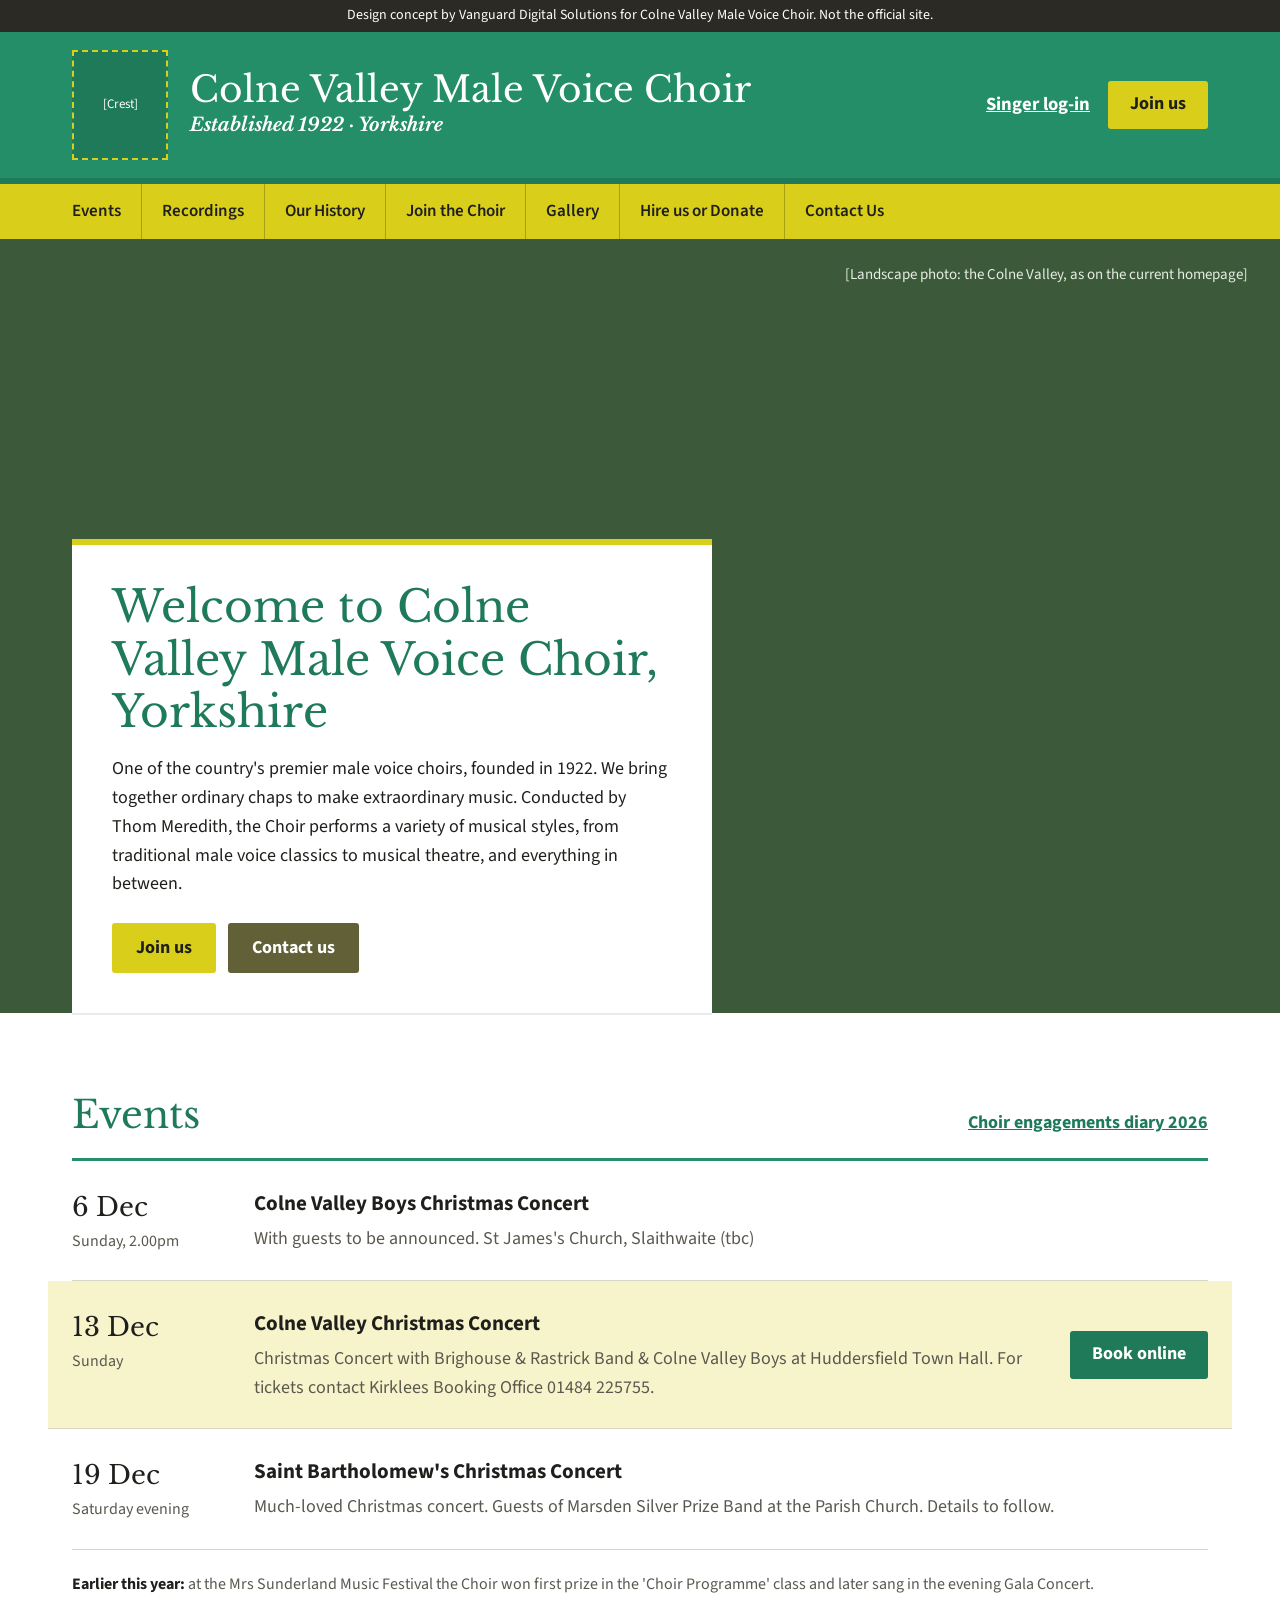
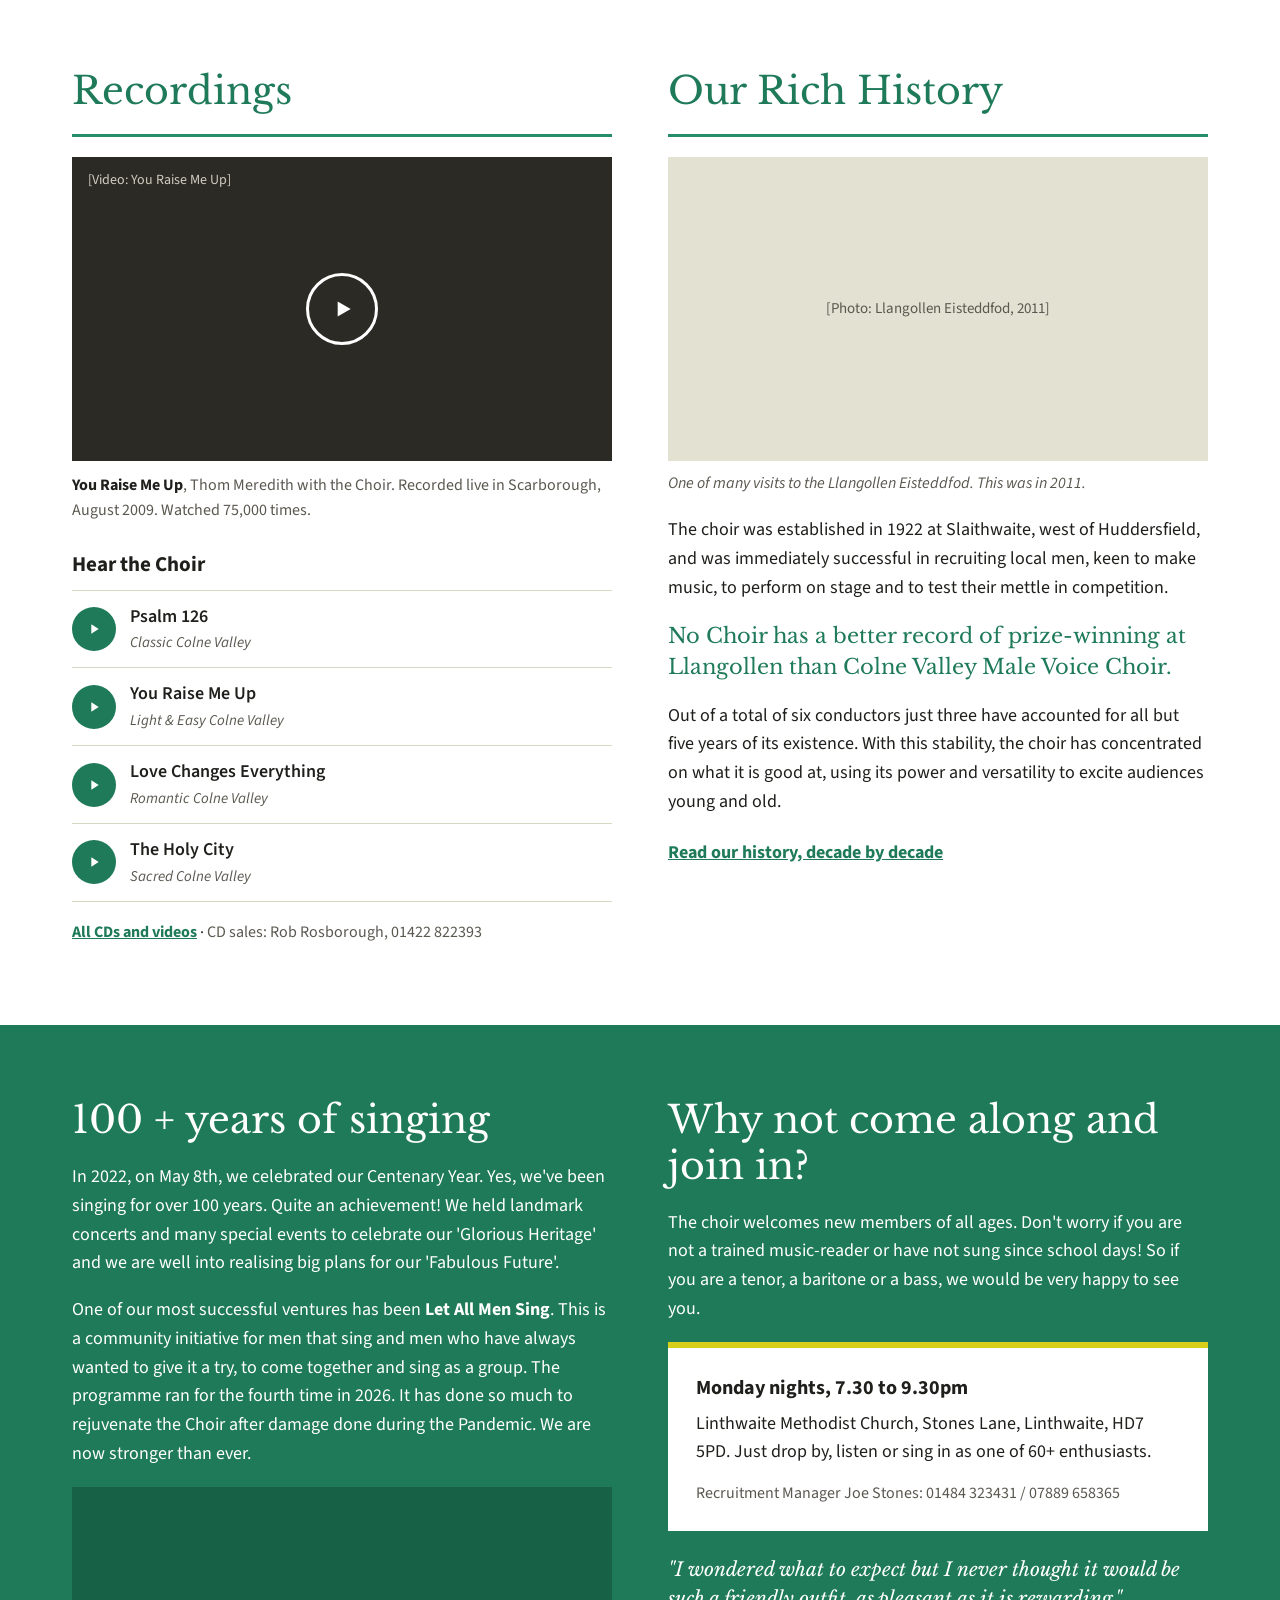
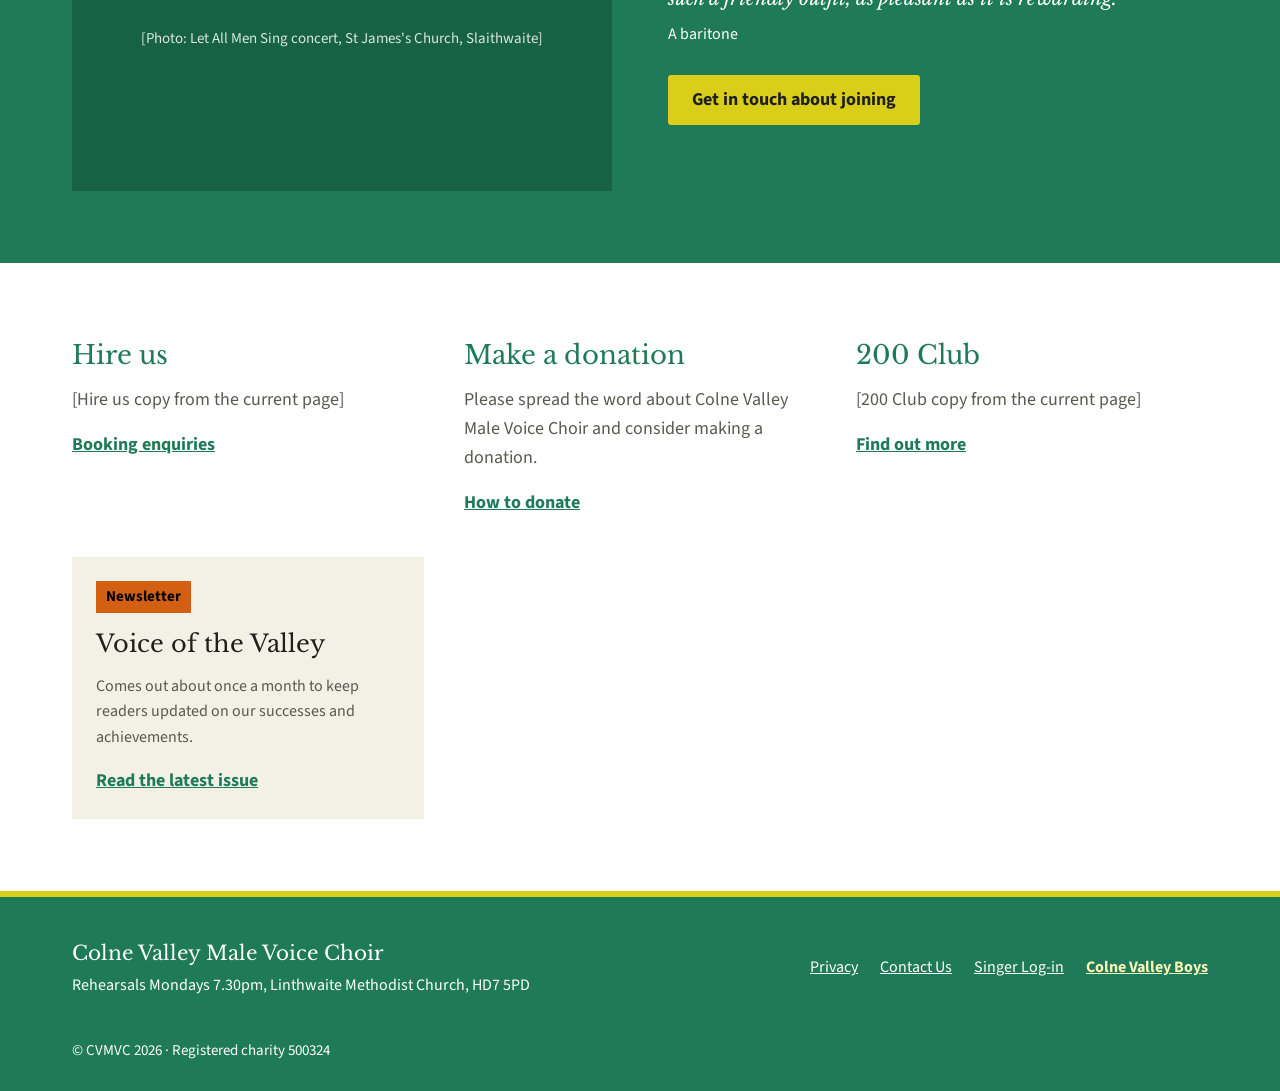
<file: index.html>
<!doctype html>
<html lang="en-GB">
<head>
<meta charset="utf-8">
<meta name="viewport" content="width=device-width, initial-scale=1">
<meta name="robots" content="noindex, nofollow">
<title>Colne Valley Male Voice Choir · Home</title>
<meta name="description" content="Design concept homepage for Colne Valley Male Voice Choir, Yorkshire. Not the official site.">
<link rel="preconnect" href="https://fonts.googleapis.com">
<link rel="preconnect" href="https://fonts.gstatic.com" crossorigin>
<link href="https://fonts.googleapis.com/css2?family=Libre+Baskerville:ital,wght@0,400;0,700;1,400;1,700&amp;family=Source+Sans+3:wght@400;600;700&amp;display=swap" rel="stylesheet">
<link rel="stylesheet" href="assets/styles.css">
<script>document.documentElement.classList.add('js');</script>
<script src="assets/site.js" defer></script>
</head>
<body>
<div class="concept-bar">Design concept by Vanguard Digital Solutions for Colne Valley Male Voice Choir. Not the official site.</div>
<a class="skip-link" href="#main-content">Skip to main content</a>

<header class="site-header on-green">
<div class="wrap header-inner">
<a class="brand" href="index.html">
<span class="crest" role="img" aria-label="Choir crest placeholder">[Crest]</span>
<span class="brand-text">
<span class="brand-name">Colne Valley Male Voice Choir</span>
<span class="brand-tag">Established 1922 · Yorkshire</span>
</span>
</a>
<div class="header-actions">
<a class="login" href="#">Singer log-in</a>
<a class="btn btn-yellow btn-sm" href="#join">Join us</a>
</div>
<button type="button" class="menu-toggle" id="menu-toggle" aria-expanded="false" aria-controls="site-nav">
<svg class="icon-open" aria-hidden="true" focusable="false" width="22" height="22" viewBox="0 0 24 24" fill="none" stroke="currentColor" stroke-width="2.4" stroke-linecap="round"><path d="M4 7h16M4 12h16M4 17h16"></path></svg>
<svg class="icon-close" aria-hidden="true" focusable="false" width="22" height="22" viewBox="0 0 24 24" fill="none" stroke="currentColor" stroke-width="2.4" stroke-linecap="round"><path d="M6 6l12 12M18 6L6 18"></path></svg>
<span>Menu</span>
</button>
</div>
</header>

<nav class="site-nav" id="site-nav" aria-label="Main">
<ul class="nav-list">
<li><a href="#events">Events</a></li>
<li><a href="recordings.html">Recordings</a></li>
<li><a href="#history">Our History</a></li>
<li><a href="#join">Join the Choir</a></li>
<li><a href="#">Gallery</a></li>
<li><a href="#support">Hire us or Donate</a></li>
<li><a href="#">Contact Us</a></li>
</ul>
</nav>

<main id="main-content">

<section class="hero">
<div class="hero-photo" role="img" aria-label="Photo placeholder: the Colne Valley hills">[Landscape photo: the Colne Valley, as on the current homepage]</div>
<div class="wrap hero-card-wrap">
<div class="hero-card">
<h1>Welcome to Colne Valley Male Voice Choir, Yorkshire</h1>
<p>One of the country's premier male voice choirs, founded in 1922. We bring together ordinary chaps to make extraordinary music. Conducted by Thom Meredith, the Choir performs a variety of musical styles, from traditional male voice classics to musical theatre, and everything in between.</p>
<div class="btn-row">
<a class="btn btn-yellow btn-lg" href="#join">Join us</a>
<a class="btn btn-brown btn-lg" href="#">Contact us</a>
</div>
</div>
</div>
</section>

<section id="events" class="wrap events" aria-labelledby="events-title">
<div class="events-head">
<h2 class="section-title" id="events-title">Events</h2>
<a class="link-strong" href="#">Choir engagements diary 2026</a>
</div>

<div class="event">
<div class="event-date"><p class="event-day">6 Dec</p><p class="event-when">Sunday, 2.00pm</p></div>
<div class="event-body"><h3>Colne Valley Boys Christmas Concert</h3><p>With guests to be announced. St James's Church, Slaithwaite (tbc)</p></div>
</div>

<div class="event event-hl">
<div class="event-date"><p class="event-day">13 Dec</p><p class="event-when">Sunday</p></div>
<div class="event-body"><h3>Colne Valley Christmas Concert</h3><p>Christmas Concert with Brighouse &amp; Rastrick Band &amp; Colne Valley Boys at Huddersfield Town Hall. For tickets contact Kirklees Booking Office 01484 225755.</p></div>
<div class="event-cta"><a class="btn btn-green btn-sm" href="#">Book online</a></div>
</div>

<div class="event">
<div class="event-date"><p class="event-day">19 Dec</p><p class="event-when">Saturday evening</p></div>
<div class="event-body"><h3>Saint Bartholomew's Christmas Concert</h3><p>Much-loved Christmas concert. Guests of Marsden Silver Prize Band at the Parish Church. Details to follow.</p></div>
</div>

<p class="note"><strong>Earlier this year:</strong> at the Mrs Sunderland Music Festival the Choir won first prize in the 'Choir Programme' class and later sang in the evening Gala Concert.</p>
</section>

<section class="wrap cols cols-main">

<div id="recordings">
<h2 class="col-title">Recordings</h2>
<div class="video-box">
<span class="video-label">[Video: You Raise Me Up]</span>
<button type="button" class="play-ring play-ring-lg" aria-label="Play video: You Raise Me Up"><svg aria-hidden="true" focusable="false" width="26" height="26" viewBox="0 0 24 24" fill="currentColor"><polygon points="8 5 20 12 8 19 8 5"></polygon></svg></button>
</div>
<p class="video-caption"><strong>You Raise Me Up</strong>, Thom Meredith with the Choir. Recorded live in Scarborough, August 2009. Watched 75,000 times.</p>
<h3 class="hear-title" id="hear-title">Hear the Choir</h3>
<ul class="samples" aria-labelledby="hear-title">
<li class="sample">
<button type="button" class="sample-btn" data-title="Psalm 126" aria-label="Play sample: Psalm 126" data-playing="false"><svg class="icon-play" aria-hidden="true" focusable="false" width="16" height="16" viewBox="0 0 24 24" fill="currentColor"><polygon points="8 5 19 12 8 19 8 5"></polygon></svg><svg class="icon-pause" aria-hidden="true" focusable="false" width="16" height="16" viewBox="0 0 24 24" fill="currentColor"><rect x="6" y="5" width="4" height="14"></rect><rect x="14" y="5" width="4" height="14"></rect></svg></button>
<div class="sample-text">
<p class="sample-title">Psalm 126</p>
<p class="sample-album">Classic Colne Valley</p>
<div class="progress" hidden><div class="progress-bar"></div></div>
</div>
</li>
<li class="sample">
<button type="button" class="sample-btn" data-title="You Raise Me Up" aria-label="Play sample: You Raise Me Up" data-playing="false"><svg class="icon-play" aria-hidden="true" focusable="false" width="16" height="16" viewBox="0 0 24 24" fill="currentColor"><polygon points="8 5 19 12 8 19 8 5"></polygon></svg><svg class="icon-pause" aria-hidden="true" focusable="false" width="16" height="16" viewBox="0 0 24 24" fill="currentColor"><rect x="6" y="5" width="4" height="14"></rect><rect x="14" y="5" width="4" height="14"></rect></svg></button>
<div class="sample-text">
<p class="sample-title">You Raise Me Up</p>
<p class="sample-album">Light &amp; Easy Colne Valley</p>
<div class="progress" hidden><div class="progress-bar"></div></div>
</div>
</li>
<li class="sample">
<button type="button" class="sample-btn" data-title="Love Changes Everything" aria-label="Play sample: Love Changes Everything" data-playing="false"><svg class="icon-play" aria-hidden="true" focusable="false" width="16" height="16" viewBox="0 0 24 24" fill="currentColor"><polygon points="8 5 19 12 8 19 8 5"></polygon></svg><svg class="icon-pause" aria-hidden="true" focusable="false" width="16" height="16" viewBox="0 0 24 24" fill="currentColor"><rect x="6" y="5" width="4" height="14"></rect><rect x="14" y="5" width="4" height="14"></rect></svg></button>
<div class="sample-text">
<p class="sample-title">Love Changes Everything</p>
<p class="sample-album">Romantic Colne Valley</p>
<div class="progress" hidden><div class="progress-bar"></div></div>
</div>
</li>
<li class="sample">
<button type="button" class="sample-btn" data-title="The Holy City" aria-label="Play sample: The Holy City" data-playing="false"><svg class="icon-play" aria-hidden="true" focusable="false" width="16" height="16" viewBox="0 0 24 24" fill="currentColor"><polygon points="8 5 19 12 8 19 8 5"></polygon></svg><svg class="icon-pause" aria-hidden="true" focusable="false" width="16" height="16" viewBox="0 0 24 24" fill="currentColor"><rect x="6" y="5" width="4" height="14"></rect><rect x="14" y="5" width="4" height="14"></rect></svg></button>
<div class="sample-text">
<p class="sample-title">The Holy City</p>
<p class="sample-album">Sacred Colne Valley</p>
<div class="progress" hidden><div class="progress-bar"></div></div>
</div>
</li>
</ul>
<p class="more-links"><a class="link-strong" href="recordings.html">All CDs and videos</a> · <span>CD sales: Rob Rosborough, 01422 822393</span></p>
</div>

<div id="history" class="history">
<h2 class="col-title">Our Rich History</h2>
<figure>
<div class="ph-photo" role="img" aria-label="Archive photo placeholder: the choir at Llangollen in 2011">[Photo: Llangollen Eisteddfod, 2011]</div>
<figcaption>One of many visits to the Llangollen Eisteddfod. This was in 2011.</figcaption>
</figure>
<p>The choir was established in 1922 at Slaithwaite, west of Huddersfield, and was immediately successful in recruiting local men, keen to make music, to perform on stage and to test their mettle in competition.</p>
<p class="pullquote">No Choir has a better record of prize-winning at Llangollen than Colne Valley Male Voice Choir.</p>
<p class="last">Out of a total of six conductors just three have accounted for all but five years of its existence. With this stability, the choir has concentrated on what it is good at, using its power and versatility to excite audiences young and old.</p>
<a class="link-strong" href="#">Read our history, decade by decade</a>
</div>

</section>

<section id="join" class="join">
<div class="wrap cols join-inner">
<div>
<h2>100 + years of singing</h2>
<p>In 2022, on May 8th, we celebrated our Centenary Year. Yes, we've been singing for over 100 years. Quite an achievement! We held landmark concerts and many special events to celebrate our 'Glorious Heritage' and we are well into realising big plans for our 'Fabulous Future'.</p>
<p>One of our most successful ventures has been <strong>Let All Men Sing</strong>. This is a community initiative for men that sing and men who have always wanted to give it a try, to come together and sing as a group. The programme ran for the fourth time in 2026. It has done so much to rejuvenate the Choir after damage done during the Pandemic. We are now stronger than ever.</p>
<div class="ph-photo-dark" role="img" aria-label="Photo placeholder: Let All Men Sing celebratory concert">[Photo: Let All Men Sing concert, St James's Church, Slaithwaite]</div>
</div>
<div>
<h2>Why not come along and join in?</h2>
<p>The choir welcomes new members of all ages. Don't worry if you are not a trained music-reader or have not sung since school days! So if you are a tenor, a baritone or a bass, we would be very happy to see you.</p>
<div class="session">
<p class="session-when">Monday nights, 7.30 to 9.30pm</p>
<p>Linthwaite Methodist Church, Stones Lane, Linthwaite, HD7 5PD. Just drop by, listen or sing in as one of 60+ enthusiasts.</p>
<p class="session-contact">Recruitment Manager Joe Stones: 01484 323431 / 07889 658365</p>
</div>
<blockquote>"I wondered what to expect but I never thought it would be such a friendly outfit, as pleasant as it is rewarding."</blockquote>
<p class="attrib">A baritone</p>
<a class="btn btn-yellow btn-lg" href="#">Get in touch about joining</a>
</div>
</div>
</section>

<section id="support" class="wrap support">
<div class="support-grid">
<div>
<h3>Hire us</h3>
<p>[Hire us copy from the current page]</p>
<a class="link-strong" href="#">Booking enquiries</a>
</div>
<div>
<h3>Make a donation</h3>
<p>Please spread the word about Colne Valley Male Voice Choir and consider making a donation.</p>
<a class="link-strong" href="#">How to donate</a>
</div>
<div>
<h3>200 Club</h3>
<p>[200 Club copy from the current page]</p>
<a class="link-strong" href="#">Find out more</a>
</div>
<div class="news">
<span class="tag">Newsletter</span>
<h3>Voice of the Valley</h3>
<p>Comes out about once a month to keep readers updated on our successes and achievements.</p>
<a class="link-strong" href="#">Read the latest issue</a>
</div>
</div>
</section>

</main>

<footer class="site-footer on-green">
<div class="wrap footer-row">
<div>
<p class="footer-name">Colne Valley Male Voice Choir</p>
<p>Rehearsals Mondays 7.30pm, Linthwaite Methodist Church, HD7 5PD</p>
</div>
<ul class="footer-links">
<li><a href="#">Privacy</a></li>
<li><a href="#">Contact Us</a></li>
<li><a href="#">Singer Log-in</a></li>
<li><a class="boys" href="#">Colne Valley Boys</a></li>
</ul>
</div>
<div class="wrap footer-legal">© CVMVC 2026 · Registered charity 500324</div>
</footer>

</body>
</html>
</file>
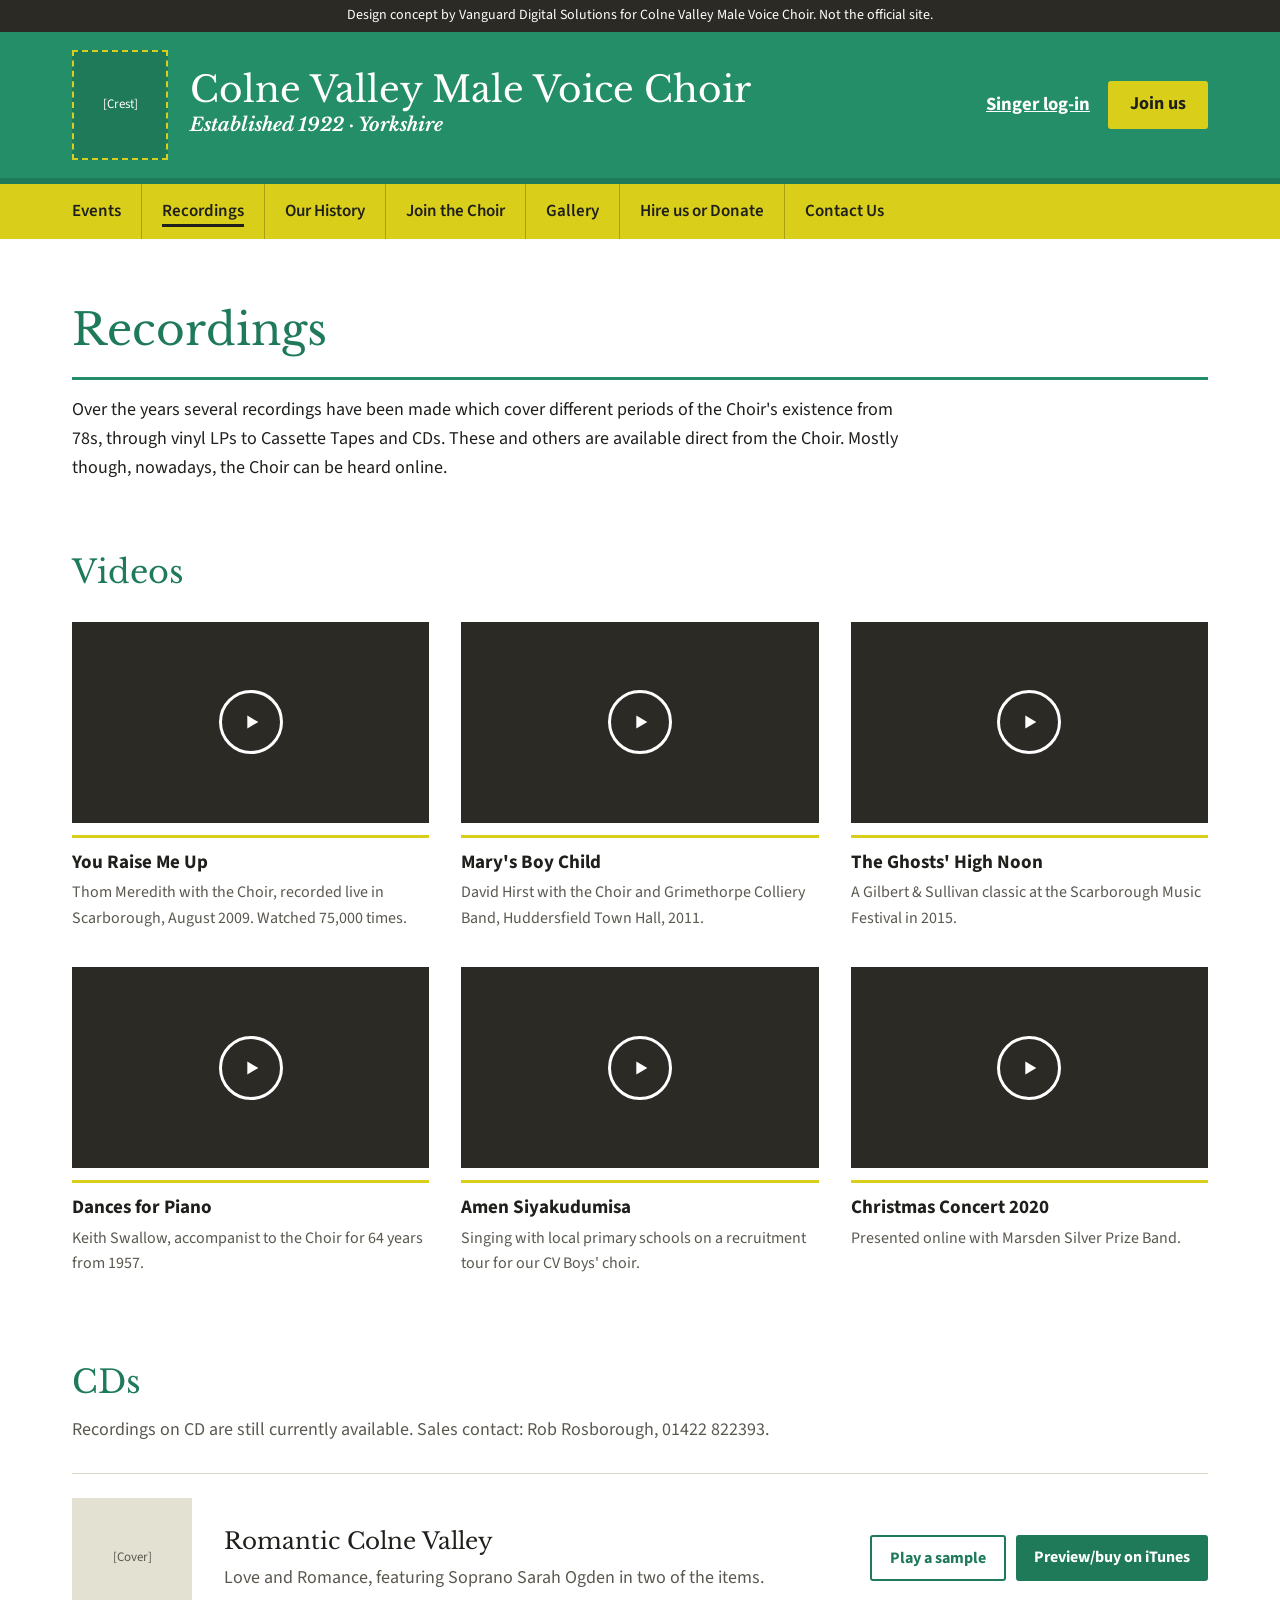
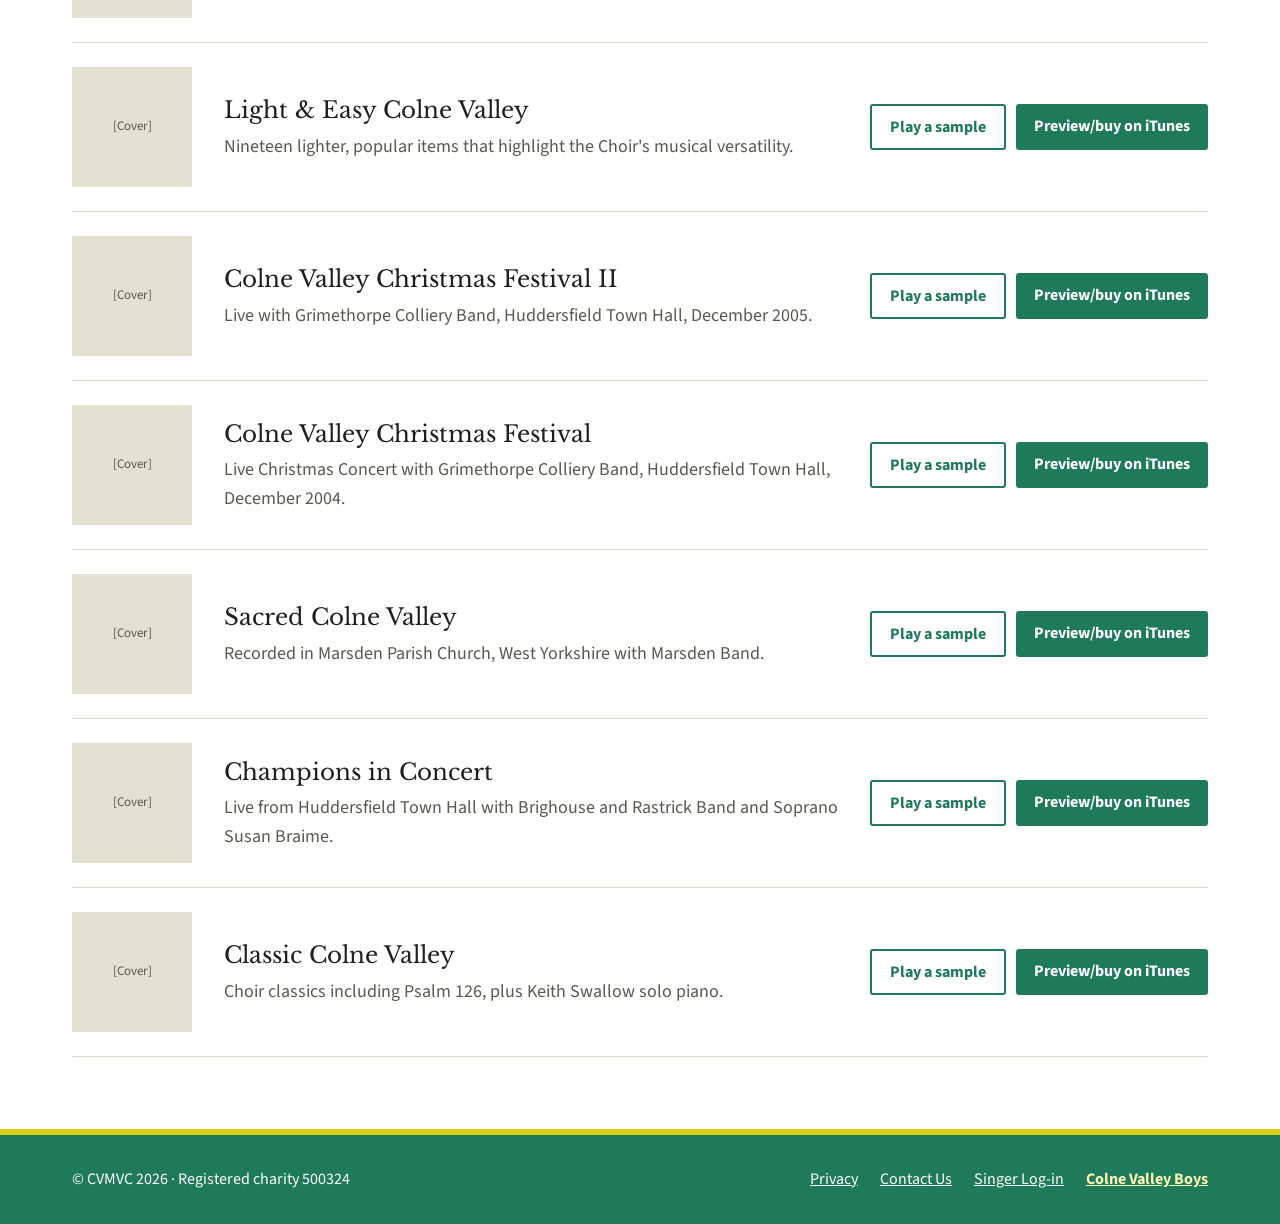
<file: recordings.html>
<!doctype html>
<html lang="en-GB">
<head>
<meta charset="utf-8">
<meta name="viewport" content="width=device-width, initial-scale=1">
<meta name="robots" content="noindex, nofollow">
<title>Recordings · Colne Valley Male Voice Choir</title>
<meta name="description" content="Design concept Recordings page for Colne Valley Male Voice Choir: videos and CDs. Not the official site.">
<link rel="preconnect" href="https://fonts.googleapis.com">
<link rel="preconnect" href="https://fonts.gstatic.com" crossorigin>
<link href="https://fonts.googleapis.com/css2?family=Libre+Baskerville:ital,wght@0,400;0,700;1,400;1,700&amp;family=Source+Sans+3:wght@400;600;700&amp;display=swap" rel="stylesheet">
<link rel="stylesheet" href="assets/styles.css">
<script>document.documentElement.classList.add('js');</script>
<script src="assets/site.js" defer></script>
</head>
<body>
<div class="concept-bar">Design concept by Vanguard Digital Solutions for Colne Valley Male Voice Choir. Not the official site.</div>
<a class="skip-link" href="#main-content">Skip to main content</a>

<header class="site-header on-green">
<div class="wrap header-inner">
<a class="brand" href="index.html">
<span class="crest" role="img" aria-label="Choir crest placeholder">[Crest]</span>
<span class="brand-text">
<span class="brand-name">Colne Valley Male Voice Choir</span>
<span class="brand-tag">Established 1922 · Yorkshire</span>
</span>
</a>
<div class="header-actions">
<a class="login" href="#">Singer log-in</a>
<a class="btn btn-yellow btn-sm" href="index.html#join">Join us</a>
</div>
<button type="button" class="menu-toggle" id="menu-toggle" aria-expanded="false" aria-controls="site-nav">
<svg class="icon-open" aria-hidden="true" focusable="false" width="22" height="22" viewBox="0 0 24 24" fill="none" stroke="currentColor" stroke-width="2.4" stroke-linecap="round"><path d="M4 7h16M4 12h16M4 17h16"></path></svg>
<svg class="icon-close" aria-hidden="true" focusable="false" width="22" height="22" viewBox="0 0 24 24" fill="none" stroke="currentColor" stroke-width="2.4" stroke-linecap="round"><path d="M6 6l12 12M18 6L6 18"></path></svg>
<span>Menu</span>
</button>
</div>
</header>

<nav class="site-nav" id="site-nav" aria-label="Main">
<ul class="nav-list">
<li><a href="index.html#events">Events</a></li>
<li><a href="recordings.html" aria-current="page">Recordings</a></li>
<li><a href="index.html#history">Our History</a></li>
<li><a href="index.html#join">Join the Choir</a></li>
<li><a href="#">Gallery</a></li>
<li><a href="index.html#support">Hire us or Donate</a></li>
<li><a href="#">Contact Us</a></li>
</ul>
</nav>

<main id="main-content">

<section class="wrap rec-intro">
<h1 class="page-title">Recordings</h1>
<p>Over the years several recordings have been made which cover different periods of the Choir's existence from 78s, through vinyl LPs to Cassette Tapes and CDs. These and others are available direct from the Choir. Mostly though, nowadays, the Choir can be heard online.</p>
</section>

<section class="wrap videos" aria-labelledby="videos-title">
<h2 class="subhead" id="videos-title">Videos</h2>
<div class="video-grid">
<figure>
<div class="video-box"><button type="button" class="play-ring" aria-label="Play video: You Raise Me Up"><svg aria-hidden="true" focusable="false" width="22" height="22" viewBox="0 0 24 24" fill="currentColor"><polygon points="8 5 20 12 8 19 8 5"></polygon></svg></button></div>
<figcaption><p class="v-title">You Raise Me Up</p><p class="v-note">Thom Meredith with the Choir, recorded live in Scarborough, August 2009. Watched 75,000 times.</p></figcaption>
</figure>
<figure>
<div class="video-box"><button type="button" class="play-ring" aria-label="Play video: Mary's Boy Child"><svg aria-hidden="true" focusable="false" width="22" height="22" viewBox="0 0 24 24" fill="currentColor"><polygon points="8 5 20 12 8 19 8 5"></polygon></svg></button></div>
<figcaption><p class="v-title">Mary's Boy Child</p><p class="v-note">David Hirst with the Choir and Grimethorpe Colliery Band, Huddersfield Town Hall, 2011.</p></figcaption>
</figure>
<figure>
<div class="video-box"><button type="button" class="play-ring" aria-label="Play video: The Ghosts' High Noon"><svg aria-hidden="true" focusable="false" width="22" height="22" viewBox="0 0 24 24" fill="currentColor"><polygon points="8 5 20 12 8 19 8 5"></polygon></svg></button></div>
<figcaption><p class="v-title">The Ghosts' High Noon</p><p class="v-note">A Gilbert &amp; Sullivan classic at the Scarborough Music Festival in 2015.</p></figcaption>
</figure>
<figure>
<div class="video-box"><button type="button" class="play-ring" aria-label="Play video: Dances for Piano"><svg aria-hidden="true" focusable="false" width="22" height="22" viewBox="0 0 24 24" fill="currentColor"><polygon points="8 5 20 12 8 19 8 5"></polygon></svg></button></div>
<figcaption><p class="v-title">Dances for Piano</p><p class="v-note">Keith Swallow, accompanist to the Choir for 64 years from 1957.</p></figcaption>
</figure>
<figure>
<div class="video-box"><button type="button" class="play-ring" aria-label="Play video: Amen Siyakudumisa"><svg aria-hidden="true" focusable="false" width="22" height="22" viewBox="0 0 24 24" fill="currentColor"><polygon points="8 5 20 12 8 19 8 5"></polygon></svg></button></div>
<figcaption><p class="v-title">Amen Siyakudumisa</p><p class="v-note">Singing with local primary schools on a recruitment tour for our CV Boys' choir.</p></figcaption>
</figure>
<figure>
<div class="video-box"><button type="button" class="play-ring" aria-label="Play video: Christmas Concert 2020"><svg aria-hidden="true" focusable="false" width="22" height="22" viewBox="0 0 24 24" fill="currentColor"><polygon points="8 5 20 12 8 19 8 5"></polygon></svg></button></div>
<figcaption><p class="v-title">Christmas Concert 2020</p><p class="v-note">Presented online with Marsden Silver Prize Band.</p></figcaption>
</figure>
</div>
</section>

<section class="wrap cds" aria-labelledby="cds-title">
<h2 class="subhead" id="cds-title">CDs</h2>
<p class="cds-intro">Recordings on CD are still currently available. Sales contact: Rob Rosborough, 01422 822393.</p>
<ul class="cd-list">
<li class="cd">
<div class="cover" role="img" aria-label="CD cover placeholder: Romantic Colne Valley">[Cover]</div>
<div class="cd-body">
<h3>Romantic Colne Valley</h3>
<p>Love and Romance, featuring Soprano Sarah Ogden in two of the items.</p>
</div>
<div class="cd-actions">
<button type="button" class="btn btn-outline" aria-label="Play sample: Romantic Colne Valley">Play a sample</button>
<a class="btn btn-green btn-cd" href="#">Preview/buy on iTunes</a>
</div>
</li>
<li class="cd">
<div class="cover" role="img" aria-label="CD cover placeholder: Light &amp; Easy Colne Valley">[Cover]</div>
<div class="cd-body">
<h3>Light &amp; Easy Colne Valley</h3>
<p>Nineteen lighter, popular items that highlight the Choir's musical versatility.</p>
</div>
<div class="cd-actions">
<button type="button" class="btn btn-outline" aria-label="Play sample: Light &amp; Easy Colne Valley">Play a sample</button>
<a class="btn btn-green btn-cd" href="#">Preview/buy on iTunes</a>
</div>
</li>
<li class="cd">
<div class="cover" role="img" aria-label="CD cover placeholder: Colne Valley Christmas Festival II">[Cover]</div>
<div class="cd-body">
<h3>Colne Valley Christmas Festival II</h3>
<p>Live with Grimethorpe Colliery Band, Huddersfield Town Hall, December 2005.</p>
</div>
<div class="cd-actions">
<button type="button" class="btn btn-outline" aria-label="Play sample: Colne Valley Christmas Festival II">Play a sample</button>
<a class="btn btn-green btn-cd" href="#">Preview/buy on iTunes</a>
</div>
</li>
<li class="cd">
<div class="cover" role="img" aria-label="CD cover placeholder: Colne Valley Christmas Festival">[Cover]</div>
<div class="cd-body">
<h3>Colne Valley Christmas Festival</h3>
<p>Live Christmas Concert with Grimethorpe Colliery Band, Huddersfield Town Hall, December 2004.</p>
</div>
<div class="cd-actions">
<button type="button" class="btn btn-outline" aria-label="Play sample: Colne Valley Christmas Festival">Play a sample</button>
<a class="btn btn-green btn-cd" href="#">Preview/buy on iTunes</a>
</div>
</li>
<li class="cd">
<div class="cover" role="img" aria-label="CD cover placeholder: Sacred Colne Valley">[Cover]</div>
<div class="cd-body">
<h3>Sacred Colne Valley</h3>
<p>Recorded in Marsden Parish Church, West Yorkshire with Marsden Band.</p>
</div>
<div class="cd-actions">
<button type="button" class="btn btn-outline" aria-label="Play sample: Sacred Colne Valley">Play a sample</button>
<a class="btn btn-green btn-cd" href="#">Preview/buy on iTunes</a>
</div>
</li>
<li class="cd">
<div class="cover" role="img" aria-label="CD cover placeholder: Champions in Concert">[Cover]</div>
<div class="cd-body">
<h3>Champions in Concert</h3>
<p>Live from Huddersfield Town Hall with Brighouse and Rastrick Band and Soprano Susan Braime.</p>
</div>
<div class="cd-actions">
<button type="button" class="btn btn-outline" aria-label="Play sample: Champions in Concert">Play a sample</button>
<a class="btn btn-green btn-cd" href="#">Preview/buy on iTunes</a>
</div>
</li>
<li class="cd">
<div class="cover" role="img" aria-label="CD cover placeholder: Classic Colne Valley">[Cover]</div>
<div class="cd-body">
<h3>Classic Colne Valley</h3>
<p>Choir classics including Psalm 126, plus Keith Swallow solo piano.</p>
</div>
<div class="cd-actions">
<button type="button" class="btn btn-outline" aria-label="Play sample: Classic Colne Valley">Play a sample</button>
<a class="btn btn-green btn-cd" href="#">Preview/buy on iTunes</a>
</div>
</li>
</ul>
</section>

</main>

<footer class="site-footer on-green">
<div class="wrap footer-row footer-simple">
<span>© CVMVC 2026 · Registered charity 500324</span>
<ul class="footer-links">
<li><a href="#">Privacy</a></li>
<li><a href="#">Contact Us</a></li>
<li><a href="#">Singer Log-in</a></li>
<li><a class="boys" href="#">Colne Valley Boys</a></li>
</ul>
</div>
</footer>
</body>
</html>
</file>
<file: assets/styles.css>
/* Colne Valley MVC website concept. Plain CSS, no build step. */
:root{
  --green:#248E68;--green-dark:#1E7A59;--green-deeper:#176147;
  --yellow:#D9CE1A;--yellow-rule:#A99F12;--yellow-pale:#FAF5B5;
  --brown:#626037;--orange:#D35F12;--hl:#F7F4CC;--panel:#F3F1E6;
  --video:#2B2A24;--hero:#3C5A3A;--ph:#E3E1D2;
  --text:#1F1F1C;--muted:#5A584F;--rule:#D8D6C4;
  --serif:'Libre Baskerville',Georgia,serif;
  --sans:'Source Sans 3',Arial,sans-serif;
  --gut:32px;--hl-pad:24px;--focus:#1F1F1C;
}
*,*::before,*::after{box-sizing:border-box}
html{-webkit-text-size-adjust:100%}
body{margin:0;background:#fff;color:var(--text);font-family:var(--sans);font-size:18px;line-height:1.6}
a{color:var(--green-dark)}
a:hover{color:#145A41}
img,svg{max-width:100%}
p{margin:0}
:focus-visible{outline:3px solid var(--focus);outline-offset:3px}
.on-green{--focus:#FFFFFF}
.on-green :focus-visible,.on-green:focus-visible{outline-color:#fff}
.site-footer,.join{--focus:var(--yellow)}
.site-footer :focus-visible,.join :focus-visible{outline-color:var(--yellow)}
.btn-yellow:focus-visible,.btn-brown:focus-visible{outline-offset:3px}

.sr-only{position:absolute;width:1px;height:1px;margin:-1px;padding:0;overflow:hidden;clip:rect(0,0,0,0);white-space:nowrap;border:0}
.skip-link{position:absolute;left:8px;top:-100px;z-index:100;background:#fff;color:var(--text);padding:10px 16px;font-weight:700;border-radius:3px;border:2px solid var(--text)}
.skip-link:focus{top:8px;color:var(--text)}

.concept-bar{background:var(--video);color:#fff;font-size:14px;line-height:1.4;text-align:center;padding:6px 16px}

.wrap{max-width:1200px;margin:0 auto;padding-left:var(--gut);padding-right:var(--gut)}

/* Buttons */
.btn{display:inline-flex;align-items:center;justify-content:center;border-radius:3px;font-weight:700;text-decoration:none;font-family:inherit;font-size:inherit;border:0;cursor:pointer}
.btn-yellow{background:var(--yellow);color:var(--text)}
.btn-yellow:hover{color:var(--text);background:#C9BF14}
.btn-brown{background:var(--brown);color:#fff}
.btn-brown:hover{color:#fff;background:#52502D}
.btn-green{background:var(--green-dark);color:#fff}
.btn-green:hover{color:#fff;background:#145A41}
.btn-sm{padding:0 22px;min-height:48px}
.btn-lg{padding:0 24px;min-height:50px}
.btn-outline{background:#fff;color:var(--green-dark);border:2px solid var(--green-dark);padding:0 18px;min-height:46px;font-size:16px}
.btn-outline:hover{background:#EEF6F2;color:#145A41}
.btn-cd{padding:0 18px;min-height:46px;font-size:16px}
.link-strong{font-weight:700}

/* Header */
.site-header{background:var(--green);color:#fff;border-bottom:6px solid var(--green-dark)}
.header-inner{display:flex;flex-wrap:wrap;align-items:center;gap:24px;padding-top:18px;padding-bottom:18px}
.brand{display:flex;align-items:center;gap:22px;color:#fff;text-decoration:none;flex:1 1 520px;min-width:0}
.brand:hover{color:#fff}
.crest{flex:none;width:96px;height:110px;background:var(--green-dark);border:2px dashed var(--yellow);display:flex;align-items:center;justify-content:center;font-size:13px;color:#fff;text-align:center}
.brand-text{display:flex;flex-direction:column}
.brand-name{font-family:var(--serif);font-size:36px;line-height:1.15}
.brand-tag{font-family:var(--serif);font-style:italic;font-weight:700;font-size:18.67px;color:#fff}
.header-actions{display:flex;align-items:center;gap:18px}
.login{color:#fff;font-size:18.67px;font-weight:700}
.login:hover{color:#fff}
.menu-toggle{display:none}

/* Nav */
.site-nav{background:var(--yellow)}
.nav-list{list-style:none;margin:0 auto;padding:0 var(--gut);max-width:1200px;display:flex;flex-wrap:wrap;font-size:17px;font-weight:600}
.nav-list a{display:block;padding:14px 20px 14px 0;margin-right:20px;color:var(--text);text-decoration:none;border-right:1px solid var(--yellow-rule)}
.nav-list li:last-child a{padding-right:0;margin-right:0;border-right:0}
.nav-list a:hover{text-decoration:underline;text-underline-offset:8px;text-decoration-thickness:3px;color:var(--text)}
.nav-list a[aria-current="page"]{text-decoration:underline;text-decoration-thickness:3px;text-underline-offset:8px}

/* Headings */
.h-serif{font-family:var(--serif);font-weight:400;margin:0}
.section-title{font-family:var(--serif);font-weight:400;font-size:38px;color:var(--green-dark);margin:0}
.section-title-rule{border-bottom:3px solid var(--green);padding-bottom:12px}
.page-title{margin:0 0 16px;padding-bottom:12px;border-bottom:3px solid var(--green);font-family:var(--serif);font-weight:400;font-size:44px;color:var(--green-dark)}
.subhead{font-family:var(--serif);font-weight:400;font-size:32px;color:var(--green-dark);margin:0}

/* Hero */
.hero{position:relative;background:var(--hero)}
.hero-photo{height:520px;display:flex;align-items:flex-start;justify-content:flex-end;padding:24px var(--gut);color:#E6EDE3;font-size:15px}
.hero-card-wrap{margin:-220px auto 0;position:relative}
.hero-card{background:#fff;max-width:640px;padding:36px 40px 40px;border-top:6px solid var(--yellow);box-shadow:0 2px 0 rgba(0,0,0,.08)}
.hero-card h1{margin:0 0 16px;font-family:var(--serif);font-weight:400;font-size:clamp(32px,3.6vw,44px);line-height:1.2;color:var(--green-dark)}
.hero-card p{margin:0 0 24px}
.btn-row{display:flex;flex-wrap:wrap;gap:12px}

/* Events */
.events{padding-top:72px;padding-bottom:64px}
.events-head{display:flex;flex-wrap:wrap;align-items:baseline;justify-content:space-between;gap:12px;border-bottom:3px solid var(--green);padding-bottom:12px}
.event{display:flex;flex-wrap:wrap;gap:8px 32px;padding:26px 0;border-bottom:1px solid var(--rule)}
.event-hl{padding-left:var(--hl-pad);padding-right:var(--hl-pad);margin-left:calc(var(--hl-pad) * -1);margin-right:calc(var(--hl-pad) * -1);background:var(--hl)}
.event-date{flex:0 0 150px}
.event-day{font-family:var(--serif);font-size:26px;color:var(--text)}
.event-when{color:var(--muted);font-size:16px}
.event-body{flex:1 1 480px;min-width:0}
.event-body h3{margin:0 0 4px;font-size:21px}
.event-body p{color:var(--muted)}
.event-cta{flex:0 0 auto;align-self:center}
.note{margin:22px 0 0;color:var(--muted);font-size:16px}
.note strong{color:var(--text)}

/* Two-column grids */
.cols{display:grid;grid-template-columns:repeat(auto-fit,minmax(min(340px,100%),1fr));gap:56px}
.cols-main{padding-bottom:80px}
.col-title{margin:0 0 20px;padding-bottom:12px;border-bottom:3px solid var(--green);font-family:var(--serif);font-weight:400;font-size:38px;color:var(--green-dark)}

/* Video */
.video-box{aspect-ratio:16/9;background:var(--video);display:flex;align-items:center;justify-content:center;position:relative}
.video-label{position:absolute;left:16px;top:12px;font-size:14px;color:#CFCDBF}
.play-ring{width:64px;height:64px;border-radius:50%;border:3px solid #fff;background:transparent;color:#fff;display:flex;align-items:center;justify-content:center;cursor:pointer;padding:0}
.play-ring-lg{width:72px;height:72px}
.play-ring:hover{background:rgba(255,255,255,.15)}
.play-ring:focus-visible{outline-color:#fff}
.video-caption{margin:12px 0 24px;color:var(--muted);font-size:16px}
.video-caption strong{color:var(--text)}
.hear-title{margin:0 0 8px;font-weight:700}

/* Sample list */
.samples{border-top:1px solid var(--rule);list-style:none;margin:0;padding:0}
.sample{display:flex;align-items:center;gap:14px;padding:12px 0;border-bottom:1px solid var(--rule)}
.sample-btn{flex:none;width:44px;height:44px;border-radius:50%;border:0;background:var(--green-dark);color:#fff;display:flex;align-items:center;justify-content:center;cursor:pointer;padding:0}
.sample-btn:hover{background:#145A41}
.sample-btn .icon-pause{display:none}
.sample-btn[data-playing="true"] .icon-play{display:none}
.sample-btn[data-playing="true"] .icon-pause{display:block}
.sample-text{flex:1 1 auto;min-width:0}
.sample-title{font-weight:600}
.sample-album{font-size:15px;color:var(--muted);font-style:italic}
.progress{margin-top:8px;height:4px;background:var(--ph)}
.progress[hidden]{display:none}
.progress-bar{width:38%;height:4px;background:var(--yellow)}
.more-links{margin:18px 0 0;font-size:16px}
.more-links span{color:var(--muted)}

/* History */
.history figure{margin:0 0 20px}
.ph-photo{aspect-ratio:16/9;background:var(--ph);display:flex;align-items:center;justify-content:center;color:var(--muted);font-size:15px;text-align:center;padding:8px}
.history figcaption{margin-top:10px;font-size:16px;color:var(--muted);font-style:italic}
.history p{margin:0 0 18px}
.pullquote{font-family:var(--serif);font-size:21px;line-height:1.5;color:var(--green-dark)}
.history .last{margin-bottom:22px}

/* Join */
.join{background:var(--green-dark);color:#fff}
.join-inner{padding-top:72px;padding-bottom:72px}
.join h2{margin:0 0 20px;font-family:var(--serif);font-weight:400;font-size:38px;line-height:1.2}
.join p{margin:0 0 18px}
.ph-photo-dark{background:var(--green-deeper);color:#D7E8DF;aspect-ratio:16/9;display:flex;align-items:center;justify-content:center;font-size:15px;text-align:center;padding:8px}
.join a:not(.btn){color:#fff}
.session{background:#fff;color:var(--text);padding:24px 28px;border-top:6px solid var(--yellow);margin-bottom:24px}
.session p{margin:0 0 14px}
.session .session-when{margin:0 0 6px;font-weight:700;font-size:20px}
.session .session-contact{margin:0;color:var(--muted);font-size:16px}
.join blockquote{margin:0 0 8px;font-family:var(--serif);font-style:italic;font-size:19px;line-height:1.55}
.join .attrib{margin:0 0 28px;color:#fff;font-size:16px}

/* Support */
.support{padding-top:72px;padding-bottom:72px}
.support-grid{display:grid;grid-template-columns:repeat(auto-fit,minmax(min(260px,100%),1fr));gap:40px}
.support h3{margin:0 0 10px;font-family:var(--serif);font-weight:400;font-size:26px;color:var(--green-dark)}
.support p{margin:0 0 16px;color:var(--muted)}
.news{background:var(--panel);padding:24px}
.news .tag{display:inline-block;background:var(--orange);color:#000;font-weight:700;font-size:15px;line-height:1.6;padding:4px 10px;margin-bottom:12px}
.news h3{font-size:24px;color:var(--text)}
.news p{font-size:16px}

/* Footer */
.site-footer{background:var(--green-dark);color:#fff;font-size:16px;border-top:6px solid var(--yellow)}
.footer-row{display:flex;flex-wrap:wrap;justify-content:space-between;gap:24px;padding-top:40px;padding-bottom:40px}
.footer-name{margin:0 0 4px;font-family:var(--serif);font-size:20px}
.footer-links{list-style:none;margin:0;padding:0;display:flex;flex-wrap:wrap;gap:8px 22px;align-items:center}
.footer-links a,.site-footer a{color:#fff}
.site-footer a.boys{color:var(--yellow-pale);font-weight:700}
.footer-legal{padding-bottom:28px;font-size:15px}
.footer-simple{padding-top:32px;padding-bottom:32px;gap:16px}
.footer-simple .footer-links{gap:8px 22px}

/* Recordings page */
.rec-intro{padding-top:56px;padding-bottom:24px}
.rec-intro p{max-width:46em}
.videos{padding-top:40px;padding-bottom:40px}
.videos h2{margin-bottom:24px}
.video-grid{display:grid;grid-template-columns:repeat(auto-fit,minmax(min(340px,100%),1fr));gap:36px 32px}
.video-grid figure{margin:0}
.video-grid figcaption{margin-top:12px;border-top:3px solid var(--yellow);padding-top:10px}
.v-title{font-weight:700;font-size:19px}
.v-note{margin-top:2px;color:var(--muted);font-size:16px}
.cds{padding-top:40px;padding-bottom:72px}
.cds h2{margin-bottom:8px}
.cds-intro{margin:0 0 28px;color:var(--muted)}
.cd-list{border-top:1px solid var(--rule);list-style:none;margin:0;padding:0}
.cd{display:flex;flex-wrap:wrap;gap:20px 32px;padding:24px 0;border-bottom:1px solid var(--rule);align-items:center}
.cover{flex:0 0 120px;height:120px;background:var(--ph);display:flex;align-items:center;justify-content:center;color:var(--muted);font-size:13px;text-align:center;padding:8px}
.cd-body{flex:1 1 420px;min-width:0}
.cd-body h3{margin:0 0 4px;font-family:var(--serif);font-weight:400;font-size:23px}
.cd-body p{color:var(--muted)}
.cd-actions{flex:0 0 auto;display:flex;flex-wrap:wrap;gap:10px}

/* Mobile */
@media (max-width:699.98px){
  :root{--gut:16px;--hl-pad:16px}
  body{font-size:17px;line-height:1.55}
  .site-header{border-bottom:5px solid var(--yellow)}
  .header-inner{flex-wrap:nowrap;gap:12px;padding-top:12px;padding-bottom:12px}
  .brand{flex:1 1 auto;gap:12px}
  .crest{width:52px;height:60px;font-size:11px}
  .brand-name{font-size:18px;line-height:1.2}
  .brand-tag,.header-actions{display:none}
  .menu-toggle{display:inline-flex;align-items:center;gap:8px;flex:none;min-width:48px;min-height:48px;padding:0 12px;border:0;border-radius:3px;background:var(--yellow);color:var(--text);font:inherit;font-size:16px;font-weight:700;cursor:pointer}
  .menu-toggle .icon-close{display:none}
  .menu-toggle[aria-expanded="true"] .icon-open{display:none}
  .menu-toggle[aria-expanded="true"] .icon-close{display:block}
  .js .site-nav:not(.is-open){display:none}
  .nav-list{flex-direction:column;padding:0;font-size:18px}
  .nav-list a,.nav-list li:last-child a{padding:14px 16px;margin:0;border-right:0;border-bottom:1px solid var(--yellow-rule);min-height:48px}
  .nav-list li:last-child a{border-bottom:0}
  .hero-photo{height:220px;align-items:flex-end;justify-content:flex-start;padding:14px 16px;font-size:14px}
  .hero-card-wrap{margin-top:0;padding:0}
  .hero-card{max-width:none;padding:28px 16px 32px;box-shadow:none}
  .hero-card h1{font-size:28px;line-height:1.25}
  .hero-card .btn{flex:1 1 0}
  .events{padding-top:40px;padding-bottom:40px}
  .events-head .section-title,.col-title,.section-title{font-size:28px}
  .col-title{padding-bottom:10px}
  .event{padding:18px 0}
  .event-hl{padding-left:16px;padding-right:16px}
  .event-date{flex:1 1 100%}
  .event-day{font-size:19px}
  .event-body h3{font-size:18px}
  .event-cta{align-self:stretch;flex:1 1 100%}
  .event-cta .btn{width:100%}
  .cols{gap:40px}
  .cols-main{padding-bottom:40px}
  .join-inner{padding-top:40px;padding-bottom:40px}
  .join h2{font-size:26px}
  .support{padding-top:40px;padding-bottom:40px}
  .page-title{font-size:32px}
  .rec-intro{padding-top:32px}
  .subhead{font-size:26px}
  .btn-row .btn{flex:1 1 0}
  .cd-actions{width:100%}
  .cd-actions .btn{flex:1 1 100%}
  .footer-row{padding-top:24px;padding-bottom:24px}
}
@media (prefers-reduced-motion:reduce){*{scroll-behavior:auto!important;transition:none!important}}
</file>
